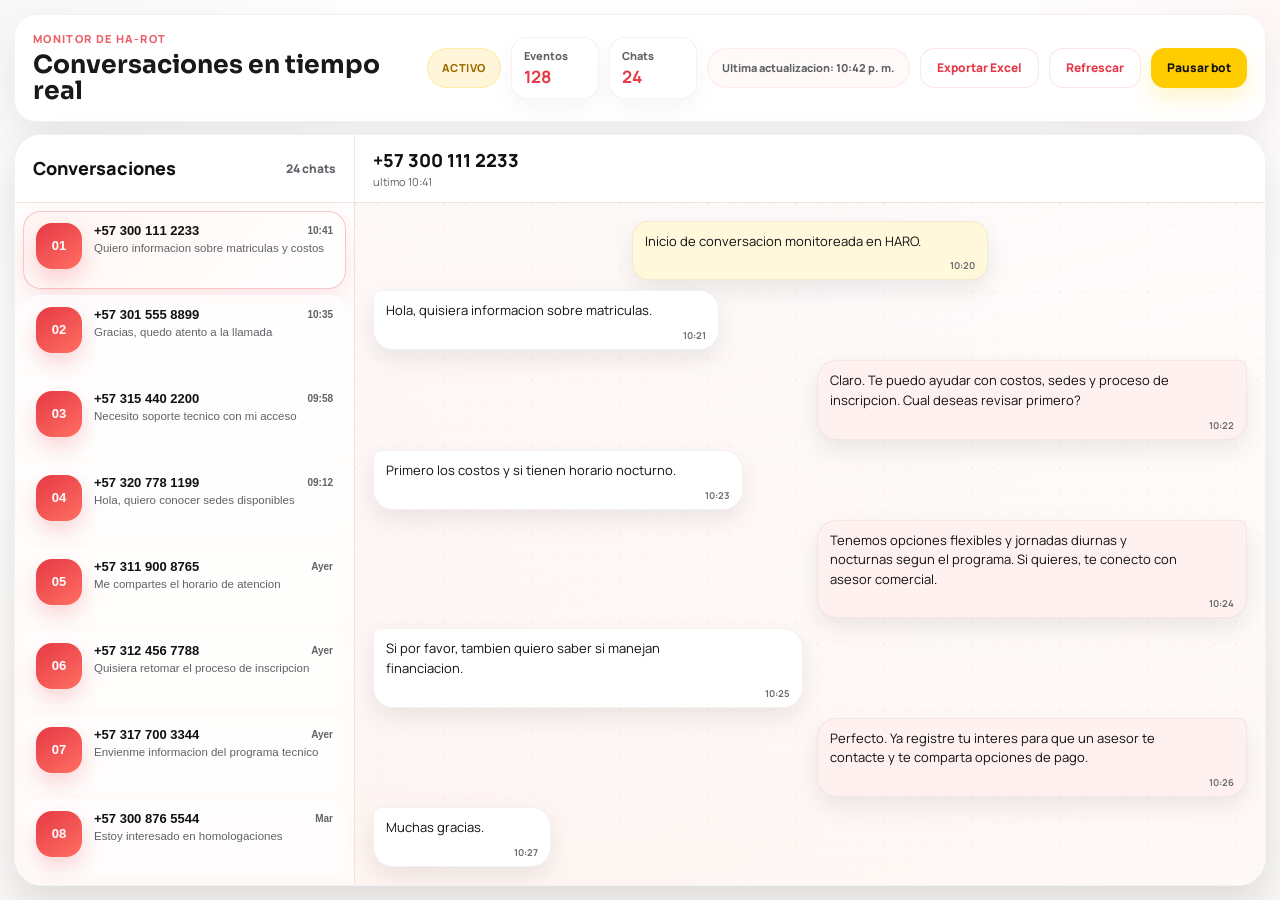
<file: preview/monitor-preview.html>
<!doctype html>
<html lang="es">
<head>
  <meta charset="utf-8" />
  <meta name="viewport" content="width=device-width, initial-scale=1" />
  <title>Preview Monitor HARO</title>
  <link rel="preconnect" href="https://fonts.googleapis.com" />
  <link rel="preconnect" href="https://fonts.gstatic.com" crossorigin />
  <link href="https://fonts.googleapis.com/css2?family=Manrope:wght@400;600;700;800&family=Sora:wght@500;700&display=swap" rel="stylesheet" />
  <link rel="stylesheet" href="../static/base.css" />
  <link rel="stylesheet" href="../static/styles.css" />
  <link rel="stylesheet" href="../static/monitor.css" />
</head>
<body>
  <main class="dashboard">
    <input id="toolbarCollapseTogglePreview" class="toolbar-collapse-toggle" type="checkbox" />
    <header class="monitor-toolbar">
      <div class="toolbar-copy">
        <p class="toolbar-eyebrow">Monitor de Ha-Rot</p>
        <h1>Conversaciones en tiempo real</h1>
      </div>
      <div class="toolbar-actions-mobile">
        <label for="toolbarCollapseTogglePreview" class="toolbar-toggle-btn">Panel</label>
      </div>
      <div class="toolbar-metrics">
        <div class="toolbar-mobile-header">
          <p class="toolbar-mobile-title">Panel del monitor</p>
          <label for="toolbarCollapseTogglePreview" class="toolbar-close-btn">Cerrar</label>
        </div>
        <span class="chip chip-live">ACTIVO</span>
        <div class="metric-card">
          <span class="metric-label">Eventos</span>
          <strong>128</strong>
        </div>
        <div class="metric-card">
          <span class="metric-label">Chats</span>
          <strong>24</strong>
        </div>
        <span class="metric-stamp">Ultima actualizacion: 10:42 p. m.</span>
        <button class="btn btn-soft" type="button">Exportar Excel</button>
        <button class="btn btn-soft" type="button">Refrescar</button>
        <button class="btn btn-danger" type="button">Pausar bot</button>
      </div>
    </header>

    <section class="workspace">
      <aside class="contacts-panel">
        <div class="panel-title-row">
          <h2>Conversaciones</h2>
          <span class="panel-meta">24 chats</span>
        </div>

        <div class="contacts-list">
          <button type="button" class="contact-item active" data-peer="+57 300 111 2233" data-meta="ultimo 10:41">
            <div class="avatar">01</div>
            <div class="contact-main">
              <div class="contact-top">
                <span class="contact-name">+57 300 111 2233</span>
                <span class="contact-time">10:41</span>
              </div>
              <div class="contact-preview">Quiero informacion sobre matriculas y costos</div>
            </div>
          </button>

          <button type="button" class="contact-item" data-peer="+57 301 555 8899" data-meta="ultimo 10:35">
            <div class="avatar">02</div>
            <div class="contact-main">
              <div class="contact-top">
                <span class="contact-name">+57 301 555 8899</span>
                <span class="contact-time">10:35</span>
              </div>
              <div class="contact-preview">Gracias, quedo atento a la llamada</div>
            </div>
          </button>

          <button type="button" class="contact-item" data-peer="+57 315 440 2200" data-meta="ultimo 09:58">
            <div class="avatar">03</div>
            <div class="contact-main">
              <div class="contact-top">
                <span class="contact-name">+57 315 440 2200</span>
                <span class="contact-time">09:58</span>
              </div>
              <div class="contact-preview">Necesito soporte tecnico con mi acceso</div>
            </div>
          </button>

          <button type="button" class="contact-item" data-peer="+57 320 778 1199" data-meta="ultimo 09:12">
            <div class="avatar">04</div>
            <div class="contact-main">
              <div class="contact-top">
                <span class="contact-name">+57 320 778 1199</span>
                <span class="contact-time">09:12</span>
              </div>
              <div class="contact-preview">Hola, quiero conocer sedes disponibles</div>
            </div>
          </button>

          <button type="button" class="contact-item" data-peer="+57 311 900 8765" data-meta="ultimo ayer">
            <div class="avatar">05</div>
            <div class="contact-main">
              <div class="contact-top">
                <span class="contact-name">+57 311 900 8765</span>
                <span class="contact-time">Ayer</span>
              </div>
              <div class="contact-preview">Me compartes el horario de atencion</div>
            </div>
          </button>

          <button type="button" class="contact-item" data-peer="+57 312 456 7788" data-meta="ultimo ayer">
            <div class="avatar">06</div>
            <div class="contact-main">
              <div class="contact-top">
                <span class="contact-name">+57 312 456 7788</span>
                <span class="contact-time">Ayer</span>
              </div>
              <div class="contact-preview">Quisiera retomar el proceso de inscripcion</div>
            </div>
          </button>

          <button type="button" class="contact-item" data-peer="+57 317 700 3344" data-meta="ultimo ayer">
            <div class="avatar">07</div>
            <div class="contact-main">
              <div class="contact-top">
                <span class="contact-name">+57 317 700 3344</span>
                <span class="contact-time">Ayer</span>
              </div>
              <div class="contact-preview">Envienme informacion del programa tecnico</div>
            </div>
          </button>

          <button type="button" class="contact-item" data-peer="+57 300 876 5544" data-meta="ultimo Mar">
            <div class="avatar">08</div>
            <div class="contact-main">
              <div class="contact-top">
                <span class="contact-name">+57 300 876 5544</span>
                <span class="contact-time">Mar</span>
              </div>
              <div class="contact-preview">Estoy interesado en homologaciones</div>
            </div>
          </button>
        </div>
      </aside>

      <section class="chat-panel">
        <div class="chat-header">
          <button id="previewBackBtn" class="mobile-back-btn hidden" type="button">Volver</button>
          <div class="chat-header-copy">
            <h2 id="previewActiveContact">+57 300 111 2233</h2>
            <p id="previewActiveMeta" class="subtitle">ultimo 10:41</p>
          </div>
        </div>

        <div class="chat-timeline">
          <article class="msg system">
            <div class="bubble">
              <div class="msg-body">Inicio de conversacion monitoreada en HARO.</div>
              <div class="msg-time">10:20</div>
            </div>
          </article>

          <article class="msg inbound">
            <div class="bubble">
              <div class="msg-body">Hola, quisiera informacion sobre matriculas.</div>
              <div class="msg-time">10:21</div>
            </div>
          </article>

          <article class="msg outbound">
            <div class="bubble">
              <div class="msg-body">Claro. Te puedo ayudar con costos, sedes y proceso de inscripcion. Cual deseas revisar primero?</div>
              <div class="msg-time">10:22</div>
            </div>
          </article>

          <article class="msg inbound">
            <div class="bubble">
              <div class="msg-body">Primero los costos y si tienen horario nocturno.</div>
              <div class="msg-time">10:23</div>
            </div>
          </article>

          <article class="msg outbound">
            <div class="bubble">
              <div class="msg-body">Tenemos opciones flexibles y jornadas diurnas y nocturnas segun el programa. Si quieres, te conecto con asesor comercial.</div>
              <div class="msg-time">10:24</div>
            </div>
          </article>

          <article class="msg inbound">
            <div class="bubble">
              <div class="msg-body">Si por favor, tambien quiero saber si manejan financiacion.</div>
              <div class="msg-time">10:25</div>
            </div>
          </article>

          <article class="msg outbound">
            <div class="bubble">
              <div class="msg-body">Perfecto. Ya registre tu interes para que un asesor te contacte y te comparta opciones de pago.</div>
              <div class="msg-time">10:26</div>
            </div>
          </article>

          <article class="msg inbound">
            <div class="bubble">
              <div class="msg-body">Muchas gracias.</div>
              <div class="msg-time">10:27</div>
            </div>
          </article>
        </div>
      </section>
    </section>
  </main>
  <script>
    (function () {
      const body = document.body;
      const items = document.querySelectorAll(".contact-item");
      const backBtn = document.getElementById("previewBackBtn");
      const activeContact = document.getElementById("previewActiveContact");
      const activeMeta = document.getElementById("previewActiveMeta");
      const mobileQuery = window.matchMedia("(max-width: 760px)");

      function syncBackButton() {
        if (!backBtn) return;
        backBtn.classList.toggle("hidden", !(mobileQuery.matches && body.classList.contains("mobile-chat-open")));
      }

      items.forEach((item) => {
        item.addEventListener("click", () => {
          items.forEach((node) => node.classList.remove("active"));
          item.classList.add("active");
          activeContact.textContent = item.dataset.peer || "Sin contacto";
          activeMeta.textContent = item.dataset.meta || "Sin actividad reciente";
          if (mobileQuery.matches) {
            body.classList.add("mobile-chat-open");
          }
          syncBackButton();
        });
      });

      if (backBtn) {
        backBtn.addEventListener("click", () => {
          body.classList.remove("mobile-chat-open");
          syncBackButton();
        });
      }

      if (mobileQuery.addEventListener) {
        mobileQuery.addEventListener("change", () => {
          if (!mobileQuery.matches) {
            body.classList.remove("mobile-chat-open");
          }
          syncBackButton();
        });
      }

      syncBackButton();
    })();
  </script>
</body>
</html>
</file>
<file: static/base.css>
/* =========================================================
   base.css
   - Variables del tema
   - Estilos globales (body, secciones, helpers básicos)
   ========================================================= */

:root{
  --text: #111;
  --danger: #e63946;      /* rojo principal */
  --danger-bs: #dc3545;   /* rojo bootstrap */
  --accent: #ffcc00;      /* amarillo */
  --muted: #6c757d;
  --footer-bg: #0b1220;

  --radius-sm: 8px;
  --radius-md: 12px;
  --radius-lg: 16px;
}

*{ box-sizing: border-box; }

body{
  font-family: "Poppins", Georgia, "Times New Roman", Times, serif;
  color: var(--text);
  background: #fff;
  scroll-behavior: smooth;
}

section{
  scroll-margin-top: 90px;
}

/* Utilidad opcional */
.text-muted-2{ color: #6b7280; }
</file>
<file: static/styles.css>
/* ===== CONFIGURACIÓN GENERAL ===== */
body {
  font-family: "Poppins", Georgia, 'Times New Roman', Times, serif;
  color: #111;
  background-color: #fff;
  scroll-behavior: smooth;
}

section {
  scroll-margin-top: 90px;
}

/* ===== TOPBAR ===== */
.logo-top {
  height: 45px;
}

/* ===== NAVBAR GENERAL ===== */
.navbar {
  padding: 0.75rem 1rem;
}

.navbar-brand {
  font-size: 1.25rem;
  font-weight: 700;
  letter-spacing: 0.5px;
}

/* ===== MENÚ PRINCIPAL (Desktop) ===== */
.navbar-nav .nav-link {
  position: relative;
  color: #111 !important;
  font-weight: 500;
  margin: 0 0.8rem;
  transition: color 0.3s ease;
  padding-bottom: 4px;
}


/* 🔹 Hover y activo visibles correctamente */
.navbar-nav .nav-link:hover::after,
.navbar-nav .nav-link.active::after {
  width: 100%;
}

/* ===== BOTÓN DEL CARRITO ===== */
#cartBtn {
  border-width: 2px;
  border-radius: 8px;
  height: 42px;
  width: 48px;
  display: flex;
  align-items: center;
  justify-content: center;
}
#cartBtn i {
  font-size: 1.25rem;
}
#cartBtn:hover {
  background-color: #ffcc00;
  color: #111;
  border-color: #ffcc00;
}

/* ===== OFFCANVAS MENÚ MÓVIL ===== */
.offcanvas {
  background-color: #fff;
  width: 250px;
  padding: 1rem 1.5rem;
}
.offcanvas-header {
  padding-bottom: 0.5rem;
}
.offcanvas-title {
  font-weight: 600;
}

/* 🔹 Enlaces del offcanvas */
.offcanvas .nav-link {
  position: relative;
  display: block;
  color: #111 !important;
  font-weight: 500;
  text-decoration: none;
  margin: 0.4rem 0;
  padding: 0.3rem 0;
  font-size: 0.95rem;
  transition: all 0.3s ease;
}

/* 🔹 Línea amarilla del mismo ancho del texto en offcanvas */
.offcanvas .nav-link::after {
  content: "";
  position: absolute;
  bottom: 0;
  left: 0;
  width: 0%;
  height: 2px;
  background-color: #ffcc00;
  transition: width 0.3s ease;
}

.offcanvas .nav-link:hover::after,
.offcanvas .nav-link.active::after {
  width: 100%;
}

/* ===== TÍTULOS DE SECCIONES ===== */
.section-title {
  position: relative;
  display: inline-block;
  color: #111;
  font-weight: 700;
  font-size: 1.8rem;
  text-align: center;
  margin: 0 auto 1.5rem;
  padding-bottom: 6px;
}

.section-title::after {
  content: "";
  position: absolute;
  bottom: 0;
  left: 50%;
  transform: translateX(-50%);
  width: 100%; /* 🔹 ahora coincide con el texto */
  height: 2px;
  background-color: #ffcc00;
  border-radius: 2px;
}

/* ===== CARRUSEL ===== */
.carousel-item img {
  height: 75vh;
  object-fit: cover;
  filter: brightness(0.9);
}

.carousel-caption {
  position: absolute;
  bottom: 40px;
  left: 50%;
  transform: translateX(-50%);
  width: 100%;
  display: flex;
  justify-content: center;
  align-items: flex-end;
  padding: 0 15px;
}

.translucent-box {
  background: rgba(255, 255, 255, 0.8);
  backdrop-filter: blur(6px);
  border-radius: 12px;
  padding: 1rem 2rem;
  color: #111;
  max-width: 600px;
  margin: 0 auto;
  box-shadow: 0 4px 15px rgba(0, 0, 0, 0.15);
  text-align: center;
}

.translucent-box h2 {
  font-weight: 700;
  font-size: 1.8rem;
  color: #111;
  margin-bottom: 0.5rem;
}

/* ===== BOTONES ===== */
.btn-danger {
  background-color: #e63946;
  border: none;
}

.btn-danger:hover,
.btn-outline-danger:hover {
  background-color: #ffcc00;
  color: #111;
  border: none;
  transition: 0.3s ease;
}

/* ===== TARJETAS ===== */
.card {
  border-radius: 10px;
  transition: transform 0.3s ease;
}

.card:hover {
  transform: scale(1.03);
}

/* ===== PROCESO ===== */
.process-flow {
  display: flex;
  flex-wrap: wrap;
  justify-content: center;
  align-items: center;
  gap: 12px;
}

.circle {
  width: 110px;
  height: 110px;
  background: #fff;
  border: 3px solid #e63946;
  border-radius: 50%;
  display: flex;
  flex-direction: column;
  justify-content: center;
  align-items: center;
  font-weight: 600;
  color: #111;
  text-align: center;
  transition: all 0.3s ease;
}

.circle small {
  font-size: 0.8rem;
  margin-top: 4px;
}

.arrow {
  font-size: 2rem;
  color: #ffcc00;
}

/* ====== CARRITO ====== */
#offcanvasCart .offcanvas-body {
  display: flex;
  flex-direction: column;
  align-items: center;
}

#cartItems {
  width: 100%;
  padding: 0;
  margin-bottom: 1rem;
  list-style: none;
}

.cart-item-fixed {
  display: flex;
  justify-content: space-between;
  align-items: center;
  height: 48px;
  background: #fff;
  border: 1px solid #ddd;
  border-radius: 8px;
  padding: 0.5rem 1rem;
  margin-bottom: 0.5rem;
  font-size: 0.95rem;
  width: 100%;
  transition: background 0.2s ease-in-out;
}

.cart-item-fixed:hover {
  background-color: #fff7cc;
}

.cart-actions button {
  width: 30px;
  height: 30px;
  padding: 0;
  font-size: 0.85rem;
  display: flex;
  align-items: center;
  justify-content: center;
  border-radius: 50%;
}

#clearCart,
#goPay {
  height: 48px;
  font-weight: 600;
  border-radius: 8px;
  width: 100%;
}

#clearCart {
  background-color: #e63946;
  color: white;
  border: none;
}

#clearCart:hover {
  background-color: #ffcc00;
  color: #111;
}

#goPay {
  border: 2px solid #e63946;
  color: #e63946;
  background-color: #fff;
}

#goPay:hover {
  background-color: #ffcc00;
  color: #111;
  border-color: #ffcc00;
}

/* ===== OTROS ===== */
.footer-logo {
  height: 50px;
}

.whatsapp-float {
  position: fixed;
  bottom: 25px;
  right: 25px;
  z-index: 999;
}

.whatsapp-float img {
  width: 55px;
  height: 55px;
  border-radius: 50%;
  box-shadow: 0 3px 8px rgba(0, 0, 0, 0.3);
  transition: transform 0.3s;
}

.whatsapp-float img:hover {
  transform: scale(1.1);
}

/* ===== CORRECCIONES FINALES ===== */


/* Tamaño fijo del video */
#nosotros video {
  width: 100%;
  height: 500px;
  object-fit: cover;
  border-radius: 12px;
}

/* ===== RESPONSIVE ===== */
@media (max-width: 992px) {
  .navbar {
    flex-wrap: nowrap;
  }
  .navbar-toggler {
    order: 1;
  }
  .navbar-brand {
    order: 2;
    margin-left: 0;
  }
  #cartBtn {
    order: 3;
    margin-left: auto;
  }
}

/* ===== FIX: subrayado exacto al ancho del texto (desktop) ===== */
.navbar-nav .nav-link {
  display: inline-block;          /* el ancho = ancho del texto */
  position: relative;
  padding-bottom: 4px;            /* espacio para la línea */
}



.navbar-nav .nav-link:hover::after,
.navbar-nav .nav-link.active::after {
  width: 100%;                    /* igual al ancho del texto */
}

/* Mantener color del texto siempre negro */
.navbar-nav .nav-link,
.navbar-nav .nav-link:hover,
.navbar-nav .nav-link.active {
  color: #111 !important;
}

/* ===== FIX: offcanvas (móvil) subrayado exacto ===== */
.offcanvas .nav-link {
  display: inline-block;          /* clave para que mida el texto */
  position: relative;
  padding-bottom: 4px;
}

.offcanvas .nav-link::after {
  content: "";
  position: absolute;
  left: 0;
  bottom: 0;
  height: 2px;
  width: 0;
  background: #ffcc00;
  transition: width .25s ease;
}

.offcanvas .nav-link:hover::after,
.offcanvas .nav-link.active::after {
  width: 100%;
}

/* ===== FIX FINAL: subrayados exactos al texto ===== */

/* NAVBAR (escritorio): el subrayado ocupa exactamente el texto */
.navbar-nav > .nav-item > .nav-link {
  display: inline-block;        /* el ancho del enlace = ancho del texto */
  position: relative;
  padding-bottom: 4px;          /* espacio para la línea */
}
.navbar-nav > .nav-item > .nav-link::after {
  content: "";
  position: absolute;
  left: 0;                      /* arranca justo bajo el texto */
  bottom: 0;
  height: 2px;
  width: 0;                     /* animación desde 0 */
  background: #ffcc00;
  transition: width .25s ease;
}
.navbar-nav > .nav-item > .nav-link:hover::after,
.navbar-nav > .nav-item > .nav-link.active::after {
  width: 100%;                  /* igual al ancho del texto */
}

/* OFFCANVAS (móvil): mismo comportamiento */
.offcanvas .nav-link {
  display: inline-block;        /* clave para medir el texto */
  position: relative;
  padding-bottom: 4px;
}
.offcanvas .nav-link::after {
  content: "";
  position: absolute;
  left: 0;
  bottom: 0;
  height: 2px;
  width: 0;
  background: #ffcc00;
  transition: width .25s ease;
}
.offcanvas .nav-link:hover::after,
.offcanvas .nav-link.active::after {
  width: 100%;
}

/* TÍTULOS DE SECCIÓN: línea exactamente del ancho del título */
h2.section-title {
  display: inline-block !important;   /* evita que se expanda al 100% */
  margin: 0 auto 1.5rem !important;   /* centrado horizontal */
  text-align: center;                 /* por si el contenedor no centra */
  position: relative;
  padding-bottom: 6px;
}
h2.section-title::after {
  content: "";
  position: absolute;
  left: 0;                            /* que empiece bajo el texto */
  bottom: 0;
  height: 2px;
  width: 100% !important;             /* exactamente el ancho del texto */
  background: #ffcc00;
  border-radius: 2px;
  transform: none !important;         /* anula reglas previas de translate */
}

/* ===== FIX FINAL ===== */

/* 🔸 Centrar todos los títulos con línea amarilla exacta */


.section-title::after {
  content: "";
  position: absolute;
  left: 0;
  bottom: 0;
  height: 2px;
  width: 100%;                        /* igual al texto */
  background: #ffcc00;
  border-radius: 2px;
}

/* 🔸 Alinear correctamente la línea del menú (navbar) */
.navbar-nav .nav-link {
  position: relative;
  display: inline-block;              /* que mida solo el texto */
  padding-bottom: 4px;
  text-align: center;
  color: #111 !important;
  font-weight: 500;
}

.navbar-nav .nav-link::after {
  content: "";
  position: absolute;
  left: 0;                        /* arranca exactamente bajo el texto */
  bottom: 0;
  height: 2px;
  width: 0;                       /* se anima desde 0 */
  background: #ffcc00;
  transition: width .25s ease;
}

.navbar-nav .nav-link:hover::after,
.navbar-nav .nav-link.active::after {
  width: 100%;                        /* exactamente el ancho del texto */
}

/* 🔸 Mantener color del texto */
.navbar-nav .nav-link,
.navbar-nav .nav-link:hover,
.navbar-nav .nav-link.active {
  color: #111 !important;
}

/* ===== FIX: offcanvas (móvil) subrayado exacto ===== */
.offcanvas .nav-link {
  display: inline-block;          /* clave para que mida el texto */
  position: relative;
  padding-bottom: 4px;
}

.offcanvas .nav-link::after {
  content: "";
  position: absolute;
  left: 0;
  bottom: 0;
  height: 2px;
  width: 0;
  background: #ffcc00;
  transition: width .25s ease;
}

.offcanvas .nav-link:hover::after,
.offcanvas .nav-link.active::after {
  width: 100%;
}

/* ===== CENTRAR TODOS LOS TÍTULOS (sin correr la línea) ===== */
.section-title,
h2.section-title {
  display: block !important;
  width: max-content;              /* el ancho = ancho del texto */
  margin: 0 auto 1.5rem !important;/* centra el bloque */
  text-align: center !important;
  position: relative;
  left: auto !important;
  transform: none !important;      /* evita que se desplace */
}

/* la línea queda exactamente bajo el texto */
.section-title::after,
h2.section-title::after {
  left: 0 !important;
  transform: none !important;
  width: 100% !important;          /* del mismo ancho que el texto */
  height: 2px;
  background: #ffcc00;
  bottom: 0;
}

/* ===== CONSULTAS (UNA POR FILA) ===== */
.consulta-box {
  width: 100%;
  transition: transform 0.3s ease, box-shadow 0.3s ease;
}

.consulta-box:hover {
  transform: translateY(-5px);
  box-shadow: 0 6px 18px rgba(0, 0, 0, 0.15);
}

blockquote {
  font-style: italic;
  font-size: 1.1rem;
  color: #333;
  margin: 0 auto;
  max-width: 600px;
  line-height: 1.6;
}

blockquote small {
  display: block;
  margin-top: 0.5rem;
  color: #666;
}

blockquote span {
  display: block;
  margin: 0.5rem 0;
  font-size: 1.2rem;
}

/* ===== ALIANZAS: más juntos ===== */
.alianzas-grid{
  row-gap: 12px;      /* espacio vertical pequeño */
}

.logo-box{
  width: 170px;       /* todos iguales */
  aspect-ratio: 1 / 1;
  background: #fff;
  border: 1px solid rgba(0,0,0,0.08);
  border-radius: 14px;
  box-shadow: 0 10px 25px rgba(0,0,0,0.08);

  display: flex;
  align-items: center;
  justify-content: center;

  padding: 12px;      /* menos padding para que se vean más compactos */
}

.logo-img{
  max-width: 100%;
  max-height: 100%;
  object-fit: contain;
}

/* En pantallas grandes, un poquito más grande si quieres */
@media (min-width: 992px){
  .logo-box{ width: 190px; }
}

/* ===== FOOTER HARO ===== */
.footer-haro{
  background: #0b1220; /* azul oscuro elegante */
}

.footer-logo-haro{
  width: 46px;
  height: 46px;
  object-fit: contain;
  border-radius: 10px;
  background: rgba(255,255,255,0.06);
  padding: 6px;
}

.footer-title{
  letter-spacing: .08em;
}

.footer-ico{
  color: #ef4444; /* rojo acorde al sitio */
  font-size: 1.05rem;
  margin-top: 2px;
}

.footer-link{
  color: rgba(255,255,255,0.75);
  text-decoration: none;
  transition: 0.2s ease;
}

.footer-link:hover{
  color: #fff;
  text-decoration: underline;
  text-decoration-color: rgba(239,68,68,0.9);
  text-underline-offset: 4px;
}

.footer-divider{
  border-color: rgba(255,255,255,0.12);
}

.footer-social{
  width: 38px;
  height: 38px;
  border-radius: 12px;
  display: inline-flex;
  align-items: center;
  justify-content: center;
  color: #fff;
  background: rgba(255,255,255,0.08);
  text-decoration: none;
  transition: 0.2s ease;
}

.footer-social:hover{
  background: rgba(239,68,68,0.22);
  transform: translateY(-1px);
}

/* ===== OPINIONES ===== */
.opinion-card{
  max-width: 850px;
  background: #ffffff;
  border-radius: 16px;
  padding: 32px 28px;
  box-shadow: 0 14px 35px rgba(0,0,0,0.08);
}

.stars{
  color: #fbbf24;
  font-size: 1.2rem;
  margin-bottom: 12px;
}

.opinion-text{
  font-size: 1.05rem;
  color: #374151;
  margin-bottom: 16px;
}

.opinion-author{
  font-weight: 600;
  color: #6b7280;
}

/* ===== CONSULTAS ===== */
.consulta-card{
  border: 1px solid rgba(0,0,0,0.06);
}

.consulta-icon{
  width: 44px;
  height: 44px;
  border-radius: 12px;
  display: inline-flex;
  align-items: center;
  justify-content: center;
  background: rgba(220, 53, 69, 0.10); /* rojo suave */
  color: #dc3545; /* bootstrap danger */
  flex: 0 0 44px;
}

.consulta-icon i{
  font-size: 1.2rem;
}

.logo-navbar{
  height: 75px;              /* Más grande */
  width: auto;
  object-fit: contain;
  image-rendering: -webkit-optimize-contrast;
  image-rendering: crisp-edges;
  transition: transform 0.3s ease;
}

.logo-navbar:hover{
  transform: scale(1.05);   /* pequeño efecto elegante */
}

.navbar {
  padding-top: 5px !important;
  padding-bottom: 5px !important;
  min-height: 70px; /* controla la altura total */
}

.logo-navbar {
  height: 60px;   /* antes 75 u 85 */
  width: auto;
}

.topbar{
  padding: 12px 0;     /* MÁS ALTA */
  font-size: 14px;
  line-height: 1.4;
}

.topbar-link{
  color: #000;               /* NEGRO */
  text-decoration: none;     /* sin subrayado */
  font-weight: 500;
  display: inline-flex;
  align-items: center;
  transition: color 0.2s ease;
}

.topbar-link:hover{
  color: #dc3545;            /* rojo institucional al pasar el mouse */
}

.separator{
  margin: 0 10px;
  color: #6c757d;
  font-weight: 500;
}

.cea-outline{
  color: #dc3545;        /* rojo limpio */
  font-weight: 900;      
  letter-spacing: 1px;
  text-shadow:
    0.5px 0 black,
    -0.5px 0 black,
    0 0.5px black,
    0 -0.5px black;
}
</file>
<file: static/monitor.css>
:root {
  --haro-red: #e63946;
  --haro-red-deep: #c92f3c;
  --haro-yellow: #ffcc00;
  --haro-yellow-soft: #fff3bf;
  --haro-ink: #111111;
  --haro-soft-ink: #5f6368;
  --haro-white: #ffffff;
  --haro-paper: #fffaf0;
  --haro-shell: #fffdf9;
  --haro-border: #efe5df;
  --haro-line: #f0e3dc;
  --haro-shadow: 0 18px 40px rgba(17, 17, 17, 0.12);
  --haro-shadow-soft: 0 10px 24px rgba(17, 17, 17, 0.08);
  --incoming: #ffffff;
  --outgoing: #fff1ef;
  --system: #fff8db;
  --toolbar-height-mobile: 92px;
}

* {
  box-sizing: border-box;
}

html,
body {
  width: 100%;
  height: 100%;
  margin: 0;
}

body {
  font-family: "Manrope", "Segoe UI", sans-serif;
  color: var(--haro-ink);
  background:
    radial-gradient(circle at top left, rgba(17, 17, 17, 0.03), transparent 26%),
    radial-gradient(circle at top right, rgba(230, 57, 70, 0.04), transparent 18%),
    linear-gradient(180deg, #ffffff 0, #ffffff 34%, #faf8f6 100%);
  overflow: hidden;
}

body::before {
  content: "";
  position: fixed;
  inset: 0;
  background-image:
    linear-gradient(rgba(255, 255, 255, 0.18) 1px, transparent 1px),
    linear-gradient(90deg, rgba(255, 255, 255, 0.18) 1px, transparent 1px);
  background-size: 28px 28px;
  opacity: 0.18;
  pointer-events: none;
}

.dashboard {
  position: relative;
  z-index: 1;
  width: 100%;
  height: 100%;
  max-width: 1400px;
  margin: 0 auto;
  padding: 14px;
  display: grid;
  grid-template-rows: auto minmax(0, 1fr);
  gap: 12px;
}

.toolbar-collapse-toggle {
  position: absolute;
  inline-size: 1px;
  block-size: 1px;
  overflow: hidden;
  clip-path: inset(50%);
}

.monitor-toolbar {
  display: flex;
  align-items: center;
  justify-content: space-between;
  gap: 18px;
  padding: 16px 18px;
  border: 1px solid rgba(230, 57, 70, 0.08);
  border-radius: 22px;
  background: #ffffff;
  color: var(--haro-ink);
  box-shadow: 0 18px 40px rgba(17, 17, 17, 0.08);
  position: relative;
  overflow: visible;
}

.toolbar-copy {
  min-width: 0;
  flex: 1 1 280px;
}

.toolbar-brand {
  display: flex;
  align-items: center;
  gap: 14px;
  min-width: 0;
}

.toolbar-logo-wrap {
  flex: 0 0 auto;
  display: flex;
  align-items: center;
  justify-content: center;
  width: 48px;
  height: 48px;
  padding: 0;
  border-radius: 18px;
  background: rgba(255, 255, 255, 0.92);
  border: 1px solid rgba(17, 17, 17, 0.08);
  box-shadow: 0 12px 26px rgba(17, 17, 17, 0.08);
}

.toolbar-logo {
  width: 100%;
  height: 100%;
  padding: 8px;
  border-radius: 16px;
  object-fit: contain;
  display: block;
}

.toolbar-headings {
  min-width: 0;
}

.toolbar-eyebrow {
  margin: 0 0 6px;
  font-size: 11px;
  font-weight: 800;
  letter-spacing: 0.12em;
  text-transform: uppercase;
  color: rgba(230, 57, 70, 0.82);
}

.monitor-toolbar h1 {
  margin: 0;
  font-family: "Sora", "Manrope", sans-serif;
  font-size: 25px;
  line-height: 1.05;
  color: #191919;
}

.toolbar-actions-mobile,
.toolbar-mobile-header {
  display: none;
}

.toolbar-toggle-btn,
.toolbar-close-btn {
  display: inline-flex;
  align-items: center;
  justify-content: center;
  min-height: 38px;
  padding: 0 14px;
  border-radius: 999px;
  background: #fff3ef;
  color: var(--haro-red);
  border: 1px solid rgba(230, 57, 70, 0.16);
  font-size: 12px;
  font-weight: 800;
  cursor: pointer;
}

.toolbar-mobile-title {
  margin: 0;
  font-size: 13px;
  font-weight: 800;
  color: var(--haro-ink);
}

.toolbar-metrics {
  display: flex;
  align-items: center;
  justify-content: flex-end;
  gap: 10px;
  flex-wrap: wrap;
  flex: 0 1 auto;
}

.metric-card {
  min-width: 88px;
  padding: 10px 12px;
  border-radius: 16px;
  background: #ffffff;
  border: 1px solid rgba(230, 57, 70, 0.08);
  display: grid;
  gap: 2px;
  box-shadow: 0 10px 22px rgba(17, 17, 17, 0.04);
}

.metric-card strong {
  font-size: 17px;
  color: var(--haro-red);
}

.metric-label,
.metric-stamp {
  font-size: 11px;
  font-weight: 800;
  color: var(--haro-soft-ink);
}

.metric-stamp {
  display: inline-flex;
  align-items: center;
  min-height: 40px;
  padding: 0 14px;
  border-radius: 999px;
  background: #fffaf7;
  border: 1px solid rgba(230, 57, 70, 0.08);
}

.workspace {
  height: 100%;
  display: grid;
  grid-template-columns: 340px minmax(0, 1fr);
  gap: 0;
  border: 1px solid rgba(17, 17, 17, 0.06);
  border-radius: 28px;
  overflow: hidden;
  background: rgba(255, 255, 255, 0.96);
  box-shadow: var(--haro-shadow);
  backdrop-filter: blur(14px);
}

.contacts-panel {
  min-width: 0;
  min-height: 0;
  display: flex;
  flex-direction: column;
  border-right: 1px solid var(--haro-line);
  background:
    linear-gradient(180deg, rgba(255, 255, 255, 0.98), rgba(255, 250, 246, 0.98));
}

.panel-title-row {
  height: 68px;
  padding: 0 18px;
  display: flex;
  align-items: center;
  justify-content: space-between;
  border-bottom: 1px solid var(--haro-line);
  background: rgba(255, 255, 255, 0.92);
}

.panel-title-row h2 {
  margin: 0;
  font-size: 18px;
  font-weight: 800;
}

.panel-meta {
  font-size: 12px;
  font-weight: 800;
  color: var(--haro-soft-ink);
}

.contacts-list {
  min-height: 0;
  flex: 1;
  overflow-y: auto;
  overflow-x: hidden;
  padding: 8px;
  display: grid;
  gap: 6px;
  -webkit-overflow-scrolling: touch;
  scroll-behavior: smooth;
}

.contacts-list::-webkit-scrollbar,
.chat-timeline::-webkit-scrollbar {
  width: 8px;
}

.contacts-list::-webkit-scrollbar-track,
.chat-timeline::-webkit-scrollbar-track {
  background: rgba(230, 57, 70, 0.06);
}

.contacts-list::-webkit-scrollbar-thumb,
.chat-timeline::-webkit-scrollbar-thumb {
  background: rgba(230, 57, 70, 0.34);
  border-radius: 999px;
}

.contact-item {
  width: 100%;
  border: 1px solid transparent;
  border-radius: 18px;
  background: rgba(255, 255, 255, 0.72);
  text-align: left;
  cursor: pointer;
  padding: 11px 12px;
  display: grid;
  grid-template-columns: 46px 1fr;
  gap: 12px;
  transition: transform 0.16s ease, background 0.16s ease, border-color 0.16s ease, box-shadow 0.16s ease;
}

.contact-item:hover {
  transform: translateY(-1px);
  background: #fff7f4;
  border-color: rgba(230, 57, 70, 0.18);
  box-shadow: var(--haro-shadow-soft);
}

.contact-item.active {
  background: linear-gradient(135deg, #fff6f3, #ffffff);
  border-color: rgba(230, 57, 70, 0.28);
  box-shadow: 0 12px 28px rgba(230, 57, 70, 0.12);
}

.avatar {
  width: 46px;
  height: 46px;
  border-radius: 16px;
  background: linear-gradient(145deg, var(--haro-red), #ff6f61);
  color: var(--haro-white);
  display: grid;
  place-items: center;
  font-size: 13px;
  font-weight: 800;
  box-shadow: 0 10px 22px rgba(230, 57, 70, 0.22);
}

.contact-main {
  min-width: 0;
}

.contact-top {
  display: flex;
  justify-content: space-between;
  align-items: center;
  gap: 8px;
}

.contact-name {
  font-size: 13px;
  font-weight: 800;
  color: var(--haro-ink);
}

.contact-time {
  flex-shrink: 0;
  font-size: 10px;
  font-weight: 700;
  color: var(--haro-soft-ink);
}

.contact-preview {
  margin-top: 4px;
  font-size: 11.5px;
  color: var(--haro-soft-ink);
  white-space: nowrap;
  overflow: hidden;
  text-overflow: ellipsis;
}

.chat-panel {
  min-width: 0;
  min-height: 0;
  display: flex;
  flex-direction: column;
  background:
    linear-gradient(180deg, rgba(255, 255, 255, 0.98), rgba(255, 248, 244, 0.96));
}

.chat-header {
  height: 68px;
  padding: 0 18px;
  display: flex;
  align-items: center;
  gap: 12px;
  border-bottom: 1px solid var(--haro-line);
  background: rgba(255, 255, 255, 0.82);
  backdrop-filter: blur(10px);
}

.chat-header h2 {
  margin: 0;
  font-size: 18px;
  font-weight: 800;
}

.chat-header-copy {
  min-width: 0;
}

.mobile-back-btn {
  min-height: 38px;
  padding: 0 14px;
  border: 1px solid rgba(230, 57, 70, 0.12);
  border-radius: 999px;
  background: var(--haro-white);
  color: var(--haro-red);
  font-family: inherit;
  font-size: 12px;
  font-weight: 800;
  cursor: pointer;
  flex-shrink: 0;
}

.mobile-back-btn::before {
  content: "<";
  margin-right: 6px;
  font-size: 14px;
  line-height: 1;
}

.subtitle {
  margin: 2px 0 0;
  font-size: 11px;
  color: var(--haro-soft-ink);
}

.chat-timeline {
  min-height: 0;
  flex: 1;
  overflow-y: auto;
  overflow-x: hidden;
  padding: 18px;
  display: grid;
  gap: 10px;
  -webkit-overflow-scrolling: touch;
  overscroll-behavior: contain;
  background:
    radial-gradient(circle at 1px 1px, rgba(230, 57, 70, 0.06) 1px, transparent 0),
    linear-gradient(180deg, rgba(255, 255, 255, 0.18), rgba(255, 255, 255, 0.02)),
    linear-gradient(135deg, rgba(230, 57, 70, 0.04), rgba(255, 255, 255, 0.22));
  background-size: 22px 22px, auto, auto;
}

.day-separator {
  display: flex;
  justify-content: center;
  margin: 6px 0;
}

.day-separator-chip {
  display: inline-flex;
  align-items: center;
  justify-content: center;
  padding: 6px 12px;
  border-radius: 999px;
  background: rgba(255, 255, 255, 0.88);
  border: 1px solid rgba(17, 17, 17, 0.08);
  box-shadow: 0 10px 22px rgba(17, 17, 17, 0.06);
  color: var(--haro-soft-ink);
  font-size: 10px;
  font-weight: 800;
  letter-spacing: 0.08em;
  text-transform: uppercase;
}

.msg {
  display: flex;
}

.msg.inbound {
  justify-content: flex-start;
}

.msg.outbound {
  justify-content: flex-end;
}

.msg.system {
  justify-content: center;
}

.bubble {
  position: relative;
  max-width: min(58%, 430px);
  border-radius: 20px;
  padding: 10px 12px 18px;
  border: 1px solid rgba(17, 17, 17, 0.05);
  box-shadow: 0 10px 24px rgba(17, 17, 17, 0.08);
}

.msg.inbound .bubble {
  background: var(--incoming);
  border-top-left-radius: 8px;
}

.msg.outbound .bubble {
  background: var(--outgoing);
  border-top-right-radius: 8px;
}

.msg.system .bubble {
  background: var(--system);
  max-width: min(80%, 560px);
  border-radius: 16px;
}

.msg-body {
  font-size: 13px;
  line-height: 1.5;
  padding-right: 54px;
  white-space: pre-wrap;
  word-break: break-word;
  color: var(--haro-ink);
}

.msg-sender {
  margin-bottom: 6px;
  padding-right: 54px;
  font-size: 10px;
  font-weight: 800;
  letter-spacing: 0.04em;
  text-transform: uppercase;
  color: var(--haro-soft-ink);
}

.msg-detail {
  margin-top: 6px;
  padding-right: 54px;
  font-size: 11px;
  line-height: 1.45;
  white-space: pre-wrap;
  word-break: break-word;
  color: var(--haro-soft-ink);
}

.msg-footer {
  margin-top: 8px;
  padding-right: 54px;
  font-size: 11px;
  line-height: 1.45;
  white-space: pre-wrap;
  word-break: break-word;
  color: var(--haro-soft-ink);
}

.msg-meta {
  display: inline-flex;
  align-items: center;
  margin-top: 8px;
  padding: 3px 8px;
  border-radius: 999px;
  background: rgba(17, 17, 17, 0.06);
  font-size: 9px;
  font-weight: 800;
  letter-spacing: 0.06em;
  text-transform: uppercase;
  color: var(--haro-soft-ink);
}

.msg-media-card,
.msg-template-card,
.msg-section-card {
  margin-bottom: 8px;
  padding: 10px 12px;
  border-radius: 14px;
  border: 1px solid rgba(17, 17, 17, 0.08);
  background: rgba(255, 255, 255, 0.52);
}

.msg-media-label,
.msg-template-name,
.msg-section-title,
.msg-section-row-title {
  font-size: 11px;
  font-weight: 800;
  color: var(--haro-ink);
}

.msg-media-url,
.msg-template-params,
.msg-section-row-description {
  margin-top: 4px;
  font-size: 11px;
  line-height: 1.45;
  color: var(--haro-soft-ink);
  white-space: pre-wrap;
  word-break: break-word;
}

.msg-options {
  display: flex;
  flex-wrap: wrap;
  gap: 6px;
  margin-top: 8px;
  margin-bottom: 2px;
}

.msg-option-chip {
  display: inline-flex;
  align-items: center;
  min-height: 28px;
  padding: 0 10px;
  border-radius: 999px;
  border: 1px solid rgba(17, 17, 17, 0.08);
  background: rgba(255, 255, 255, 0.7);
  font-size: 11px;
  font-weight: 700;
  color: var(--haro-ink);
}

.msg-sections {
  display: grid;
  gap: 8px;
  margin-top: 8px;
}

.msg-section-row + .msg-section-row {
  margin-top: 8px;
  padding-top: 8px;
  border-top: 1px dashed rgba(17, 17, 17, 0.08);
}

.msg-delivery {
  margin-top: 8px;
  padding-right: 54px;
  font-size: 10px;
  font-weight: 700;
  color: var(--haro-soft-ink);
}

.msg-time {
  position: absolute;
  right: 12px;
  bottom: 7px;
  margin-top: 0;
  font-size: 9.5px;
  font-weight: 700;
  color: var(--haro-soft-ink);
  opacity: 0.92;
  white-space: nowrap;
  user-select: none;
}

.panel-empty {
  padding: 14px 16px;
  font-size: 12px;
  color: var(--haro-soft-ink);
}

.error-banner {
  margin: 10px 12px;
  border: 1px solid rgba(230, 57, 70, 0.22);
  border-radius: 14px;
  background: #fff0f2;
  color: #9f2d38;
  padding: 10px 12px;
  font-size: 11px;
  font-weight: 800;
}

.chip {
  display: inline-flex;
  align-items: center;
  justify-content: center;
  min-height: 40px;
  padding: 0 14px;
  border-radius: 999px;
  font-size: 11px;
  font-weight: 800;
  letter-spacing: 0.05em;
  text-transform: uppercase;
}

.chip-live {
  background: #fff5d8;
  color: #9a6b00;
  border: 1px solid rgba(255, 204, 0, 0.24);
}

.chip-paused {
  background: #fff0f2;
  color: var(--haro-red);
  border: 1px solid rgba(230, 57, 70, 0.16);
}

.btn {
  min-height: 40px;
  border: 0;
  border-radius: 14px;
  padding: 0 16px;
  font-family: inherit;
  font-size: 12px;
  font-weight: 800;
  cursor: pointer;
  transition: transform 0.12s ease, opacity 0.12s ease, background 0.12s ease, box-shadow 0.12s ease;
}

.btn:hover {
  transform: translateY(-1px);
}

.btn:disabled {
  cursor: wait;
  opacity: 0.7;
  transform: none;
}

.btn-soft {
  background: #ffffff;
  color: var(--haro-red);
  border: 1px solid rgba(230, 57, 70, 0.12);
}

.btn-soft:hover {
  background: #fff5ef;
  box-shadow: 0 10px 24px rgba(17, 17, 17, 0.12);
}

.btn-danger {
  background: var(--haro-yellow);
  color: var(--haro-ink);
  box-shadow: 0 10px 24px rgba(255, 204, 0, 0.22);
}

.btn-danger:hover {
  background: #ffd633;
}

.btn-success {
  background: var(--haro-white);
  color: var(--haro-red);
}

.btn-primary {
  background: linear-gradient(135deg, var(--haro-red), var(--haro-red-deep));
  color: var(--haro-white);
  box-shadow: 0 14px 28px rgba(230, 57, 70, 0.22);
}

.toolbar-form {
  margin: 0;
}

.login-body {
  overflow: auto;
  background:
    radial-gradient(circle at 18% 18%, rgba(255, 255, 255, 0.08), transparent 18%),
    radial-gradient(circle at 82% 16%, rgba(255, 204, 0, 0.08), transparent 16%),
    linear-gradient(180deg, #2a2a2a 0%, #1f1f1f 100%);
  position: relative;
}

.login-body::after {
  content: "";
  position: fixed;
  left: -8%;
  right: -8%;
  bottom: -14%;
  height: 40vh;
  background: linear-gradient(180deg, rgba(230, 57, 70, 0.94), rgba(201, 47, 60, 1));
  border-top-left-radius: 54% 38%;
  border-top-right-radius: 46% 30%;
  z-index: 0;
  pointer-events: none;
}

.login-shell {
  min-height: 100%;
  display: grid;
  place-items: center;
  padding: 34px 22px;
  position: relative;
  z-index: 1;
}

.login-card {
  width: min(100%, 980px);
  padding: 14px;
  border-radius: 34px;
  display: grid;
  grid-template-columns: minmax(300px, 0.95fr) minmax(0, 1fr);
  gap: 14px;
  background:
    linear-gradient(135deg, rgba(255, 255, 255, 0.08), rgba(255, 255, 255, 0.02));
  color: var(--haro-ink);
  box-shadow: 0 28px 70px rgba(0, 0, 0, 0.22);
  border: 1px solid rgba(255, 255, 255, 0.1);
  position: relative;
  overflow: hidden;
}

.login-card::before {
  content: "";
  position: absolute;
  inset: 0 auto 0 0;
  width: 6px;
  height: 100%;
  background: linear-gradient(180deg, var(--haro-red), var(--haro-yellow));
}

.login-visual {
  min-width: 0;
}

.login-visual-surface {
  min-height: 100%;
  border-radius: 26px;
  position: relative;
  overflow: hidden;
  background:
    linear-gradient(180deg, rgba(0, 0, 0, 0.06), rgba(0, 0, 0, 0.24)),
    linear-gradient(140deg, rgba(255, 255, 255, 0.04), rgba(255, 255, 255, 0.01)),
    linear-gradient(135deg, #343434, #232323);
  background-size: cover;
  background-position: center;
  box-shadow: inset 0 0 0 1px rgba(255, 255, 255, 0.06);
}

.login-visual-overlay {
  position: absolute;
  inset: 0;
  background:
    radial-gradient(circle at 25% 24%, rgba(255, 255, 255, 0.12), transparent 26%),
    linear-gradient(180deg, rgba(0, 0, 0, 0.06), rgba(0, 0, 0, 0.28));
}

.login-logo-hero-wrap {
  position: absolute;
  inset: 24px 24px 24px 24px;
  z-index: 2;
  display: flex;
  align-items: center;
  justify-content: center;
  padding: 24px;
}

.login-logo-hero {
  width: min(100%, 360px);
  max-height: 180px;
  object-fit: contain;
  display: block;
  filter: drop-shadow(0 16px 34px rgba(0, 0, 0, 0.3));
}

.login-content {
  min-width: 0;
  border-radius: 26px;
  background: linear-gradient(180deg, rgba(255, 255, 255, 0.99), rgba(255, 252, 244, 0.99));
  padding: 38px 34px;
  box-shadow: 0 24px 50px rgba(17, 17, 17, 0.12);
  font-family: "Manrope", "Segoe UI", sans-serif;
}

.login-brand {
  margin-bottom: 22px;
}

.login-brand-copy {
  min-width: 0;
}

.login-eyebrow {
  color: var(--haro-red);
  margin-bottom: 8px;
}

.login-form-title {
  margin: 0 0 10px;
  font-family: "Manrope", "Segoe UI", sans-serif;
  font-size: 30px;
  font-weight: 800;
  line-height: 1.14;
  letter-spacing: -0.02em;
  color: var(--haro-red);
}

.login-copy {
  margin: 0;
  font-size: 15px;
  line-height: 1.72;
  color: #59626b;
  max-width: 34ch;
}

.login-form {
  display: grid;
  gap: 11px;
}

.login-label {
  font-size: 13px;
  font-weight: 800;
  color: #2c2c2c;
  margin-top: 4px;
  letter-spacing: 0.01em;
}

.login-input {
  width: 100%;
  min-height: 54px;
  padding: 0 16px;
  border: 1px solid rgba(17, 17, 17, 0.1);
  border-radius: 18px;
  font: inherit;
  font-size: 15px;
  font-weight: 600;
  line-height: 1.4;
  letter-spacing: 0.01em;
  color: var(--haro-ink);
  background: #ffffff;
  outline: none;
  transition: border-color 0.15s ease, box-shadow 0.15s ease, background 0.15s ease;
}

.login-input:focus {
  border-color: rgba(230, 57, 70, 0.5);
  box-shadow: 0 0 0 4px rgba(255, 204, 0, 0.22);
}

.login-submit {
  min-height: 54px;
  margin-top: 10px;
  font-size: 14px;
  font-weight: 800;
  letter-spacing: 0.02em;
}

.login-note {
  margin: 18px 0 0;
  font-size: 12px;
  line-height: 1.72;
  color: #66707a;
  padding-top: 16px;
  border-top: 1px solid rgba(17, 17, 17, 0.08);
}

.login-error {
  margin: 0 0 14px;
}

.hidden {
  display: none;
}

@media (max-width: 1140px) {
  .monitor-toolbar {
    align-items: stretch;
    flex-direction: column;
  }

  .toolbar-metrics {
    justify-content: flex-start;
  }

  .workspace {
    grid-template-columns: 300px minmax(0, 1fr);
  }

  .bubble {
    max-width: min(68%, 420px);
  }
}

@media (max-width: 760px) {
  body {
    overflow: auto;
    background:
      linear-gradient(180deg, #ffffff 0, #ffffff 150px),
      linear-gradient(180deg, #ffffff, #f8f6f4);
  }

  .dashboard {
    min-height: 100dvh;
    height: auto;
    padding: 8px;
    gap: 10px;
  }

  .monitor-toolbar {
    position: sticky;
    top: 0;
    z-index: 8;
    padding: 12px 14px;
    border-radius: 20px;
    display: grid;
    grid-template-columns: minmax(0, 1fr) auto;
    align-items: center;
    gap: 10px;
    background: #ffffff;
    border: 1px solid rgba(230, 57, 70, 0.08);
    box-shadow: 0 14px 28px rgba(17, 17, 17, 0.08);
  }

  .monitor-toolbar h1 {
    font-size: 17px;
    line-height: 1.12;
  }

  .toolbar-copy {
    min-width: 0;
  }

  .toolbar-actions-mobile {
    display: flex;
    justify-content: flex-end;
  }

  .toolbar-mobile-header {
    display: flex;
    align-items: center;
    justify-content: space-between;
    gap: 12px;
    margin-bottom: 6px;
  }

  .toolbar-metrics {
    display: none !important;
    position: fixed;
    top: 76px;
    right: 8px;
    left: auto;
    z-index: 12;
    width: min(320px, calc(100vw - 16px));
    max-height: min(62vh, 460px);
    overflow-y: auto;
    grid-template-columns: 1fr;
    gap: 8px;
    padding: 12px;
    border: 1px solid rgba(230, 57, 70, 0.08);
    border-radius: 18px;
    background: #ffffff;
    box-shadow: 0 16px 36px rgba(17, 17, 17, 0.12);
  }

  .toolbar-metrics::before {
    content: "";
    position: absolute;
    top: -7px;
    right: 22px;
    width: 14px;
    height: 14px;
    background: #ffffff;
    border-left: 1px solid rgba(230, 57, 70, 0.08);
    border-top: 1px solid rgba(230, 57, 70, 0.08);
    transform: rotate(45deg);
  }

  .toolbar-collapse-toggle:checked ~ .monitor-toolbar .toolbar-metrics {
    display: grid !important;
  }

  .metric-card {
    min-width: 0;
    width: 100%;
  }

  .toolbar-mobile-header,
  .metric-stamp,
  .chip,
  .toolbar-form,
  .toolbar-metrics .btn {
    width: 100%;
  }

  .toolbar-mobile-header {
    margin-bottom: 2px;
  }

  .toolbar-metrics .btn,
  .toolbar-metrics .metric-stamp,
  .toolbar-metrics .chip,
  .toolbar-metrics .metric-card,
  .toolbar-metrics .toolbar-form {
    position: relative;
    z-index: 1;
  }

  .workspace {
    min-height: calc(100dvh - var(--toolbar-height-mobile));
    display: block;
    overflow: hidden;
    border-radius: 24px;
  }

  .panel-title-row,
  .chat-header {
    position: sticky;
    top: 0;
    z-index: 2;
    backdrop-filter: blur(10px);
  }

  .contacts-panel,
  .chat-panel {
    min-height: calc(100dvh - var(--toolbar-height-mobile) - 10px);
    border-right: 0;
  }

  .contacts-panel {
    max-height: none;
    border-bottom: 0;
  }

  .chat-panel {
    display: none;
  }

  body.mobile-chat-open .contacts-panel {
    display: none;
  }

  body.mobile-chat-open .chat-panel {
    display: flex;
    min-height: 100dvh;
    height: 100dvh;
  }

  body.mobile-chat-open .dashboard {
    min-height: 100dvh;
    padding: 0;
    gap: 0;
  }

  body.mobile-chat-open .monitor-toolbar {
    display: none;
  }

  body.mobile-chat-open .workspace {
    min-height: 100dvh;
    height: 100dvh;
    border-radius: 0;
    border: 0;
    box-shadow: none;
  }

  body:not(.mobile-chat-open) .contacts-panel {
    display: flex;
  }

  .contacts-list {
    padding: 8px;
  }

  .contact-item {
    border-radius: 20px;
  }

  .chat-timeline {
    padding: 14px 12px 20px;
  }

  .bubble {
    max-width: min(90%, 420px);
  }

  .login-shell {
    min-height: 100dvh;
    align-items: center;
    padding: calc(18px + env(safe-area-inset-top)) 16px calc(18px + env(safe-area-inset-bottom));
  }

  .login-card {
    width: 100%;
    grid-template-columns: 1fr;
    padding: 10px;
    border-radius: 26px;
  }

  .login-visual-surface {
    min-height: 240px;
  }

  .login-logo-hero-wrap {
    inset: 18px;
    padding: 18px;
  }

  .login-content {
    padding: 24px 18px;
    border-radius: 22px;
  }

  .login-form-title {
    font-size: 26px;
  }
}

@media (max-width: 480px) {
  :root {
    --toolbar-height-mobile: 88px;
  }

  .toolbar-metrics {
    grid-template-columns: 1fr;
    width: min(300px, calc(100vw - 12px));
    right: 6px;
    top: 72px;
  }

  .monitor-toolbar {
    padding: 12px;
    border-radius: 18px;
  }

  .workspace {
    min-height: calc(100dvh - var(--toolbar-height-mobile));
  }

  .contacts-panel,
  .chat-panel {
    min-height: calc(100dvh - var(--toolbar-height-mobile) - 10px);
  }

  .panel-title-row,
  .chat-header {
    height: 62px;
    padding: 0 14px;
  }

  .contact-item {
    padding: 10px;
    grid-template-columns: 42px 1fr;
    gap: 10px;
  }

  .avatar {
    width: 42px;
    height: 42px;
    border-radius: 14px;
  }

  .mobile-back-btn {
    padding: 0 12px;
  }

  .login-card {
    padding: 8px;
  }

  .login-visual-surface {
    min-height: 212px;
  }

  .login-logo-hero-wrap {
    inset: 16px;
    padding: 12px;
  }

  .login-logo-hero {
    width: min(100%, 280px);
    max-height: 124px;
  }

  .login-content {
    padding: 22px 16px;
  }
}
</file>
